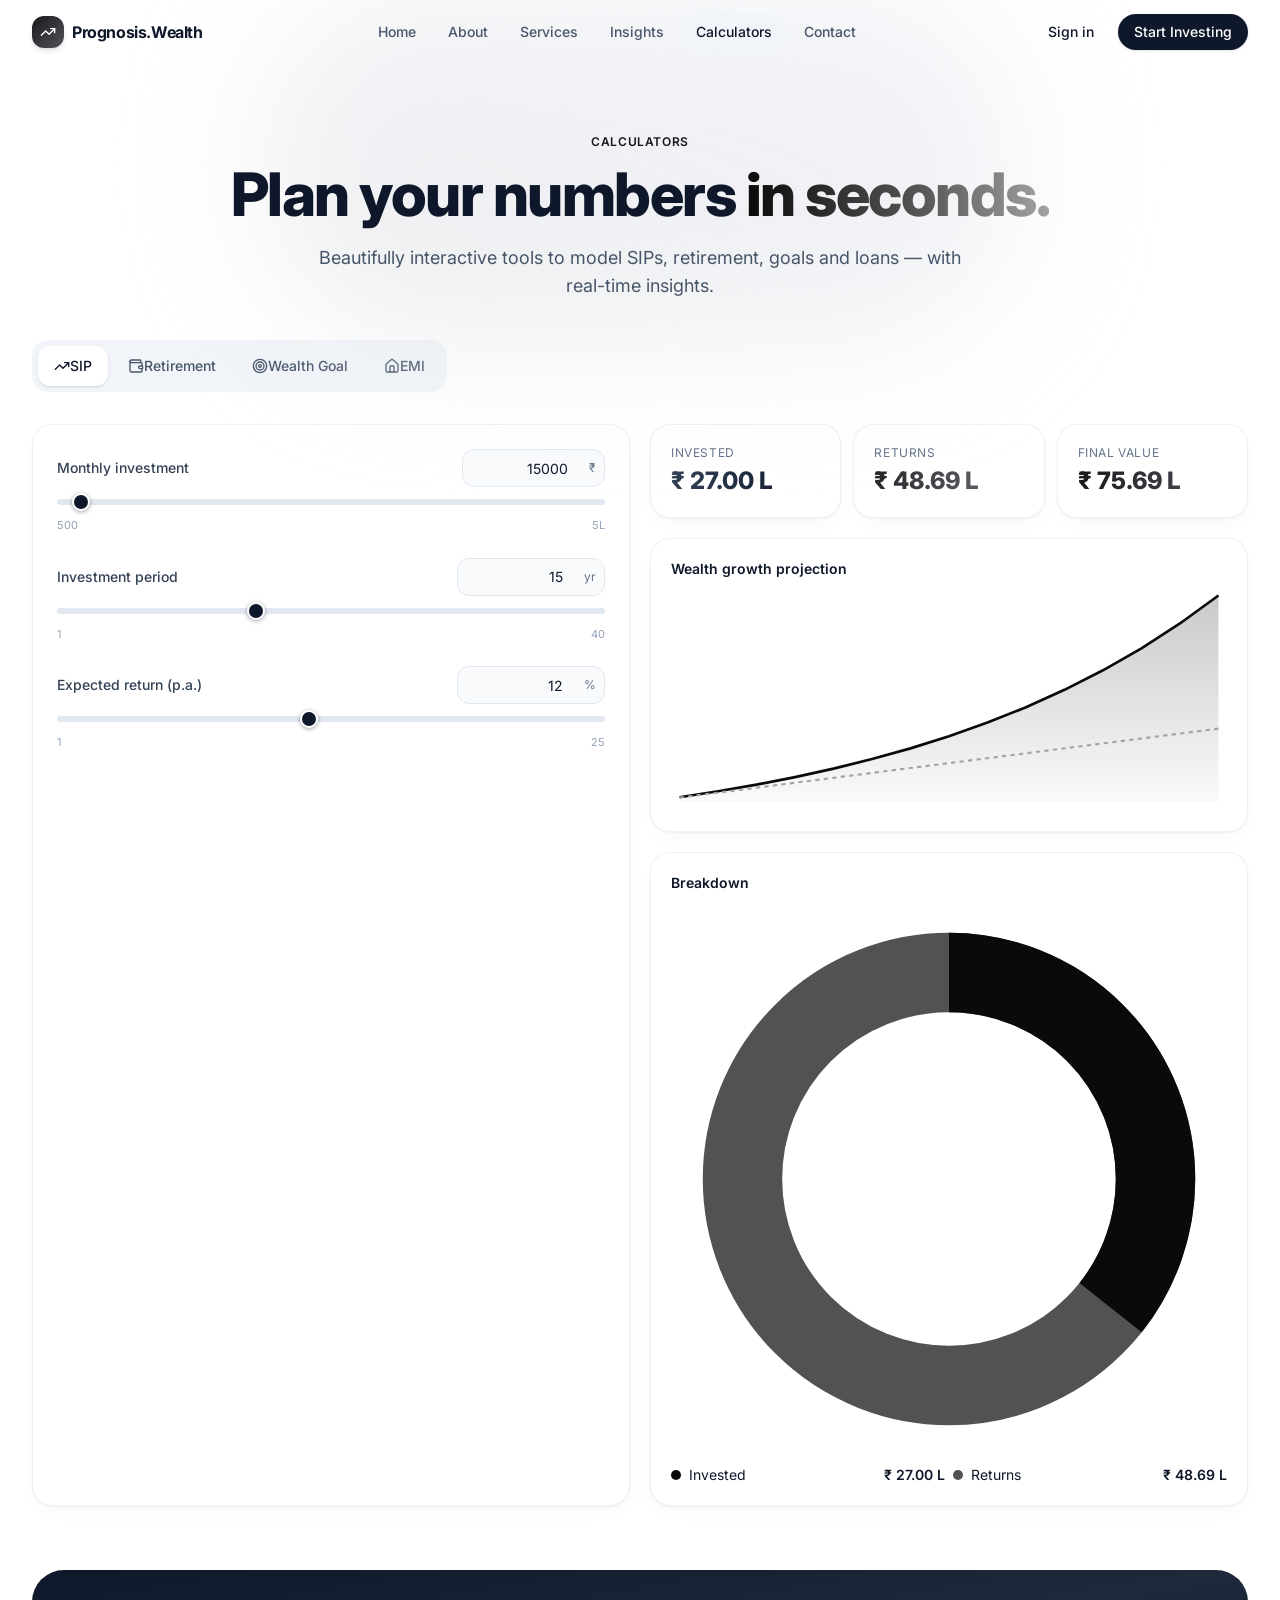
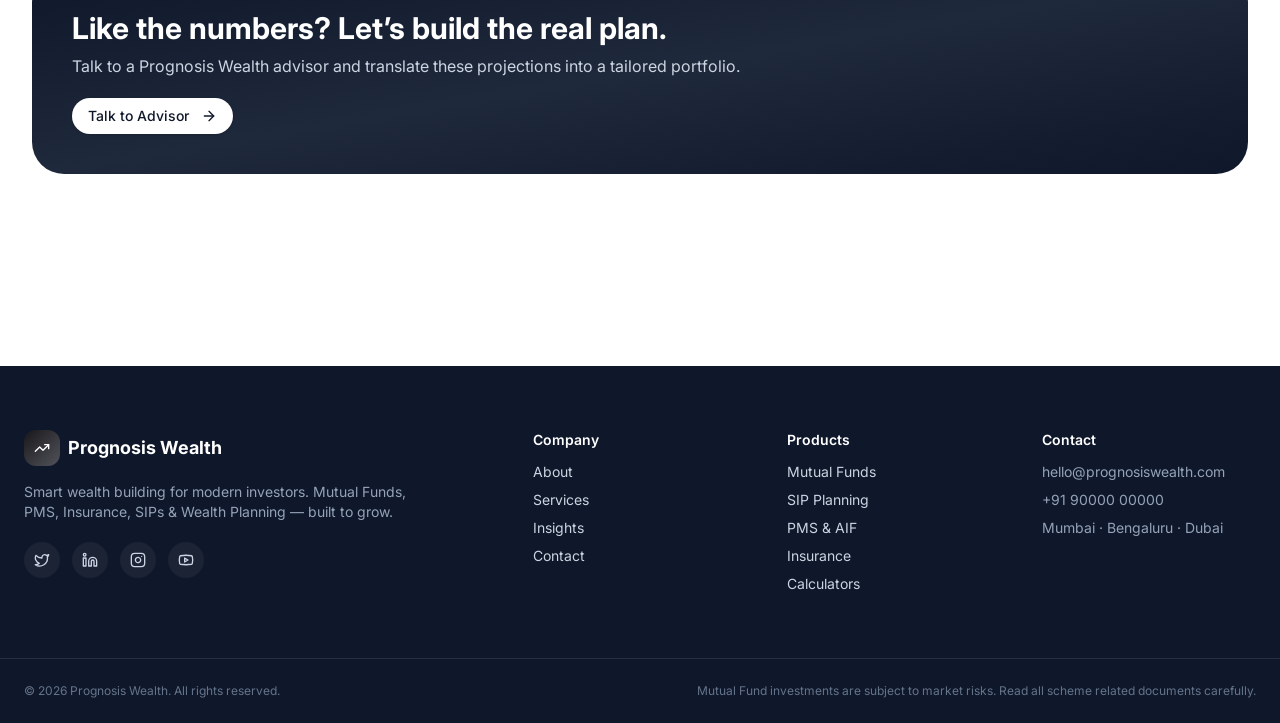
<file: site/calculators.html>
<!DOCTYPE html><html lang="en"><head><meta charSet="utf-8"/><meta name="viewport" content="width=device-width, initial-scale=1"/><link rel="stylesheet" href="assets/styles.css"/><title>Prognosis Wealth — Smart Wealth Building Starts Here</title><meta name="description" content="Mutual Funds, PMS, Insurance, SIPs, and Wealth Planning designed for modern investors. Build, track and grow your wealth with Prognosis Wealth."/></head><body class="bg-white text-slate-900 antialiased"><header class="fixed top-0 inset-x-0 z-50 transition-all duration-300 bg-transparent"><div class="max-w-7xl mx-auto px-5 sm:px-8 h-16 flex items-center justify-between"><a class="flex items-center gap-2" href="index.html"><div class="h-8 w-8 rounded-xl bg-gradient-to-br from-zinc-900 to-zinc-600 grid place-items-center text-white shadow-md"><svg xmlns="http://www.w3.org/2000/svg" width="24" height="24" viewBox="0 0 24 24" fill="none" stroke="currentColor" stroke-width="2" stroke-linecap="round" stroke-linejoin="round" class="lucide lucide-trending-up h-4 w-4" aria-hidden="true"><path d="M16 7h6v6"></path><path d="m22 7-8.5 8.5-5-5L2 17"></path></svg></div><span class="font-bold tracking-tight text-slate-900">Prognosis<span class="text-zinc-900">.</span>Wealth</span></a><nav class="hidden md:flex items-center gap-1"><a class="px-3.5 py-2 text-sm font-medium rounded-full transition-colors text-slate-600 hover:text-slate-900 hover:bg-slate-50" href="index.html">Home</a><a class="px-3.5 py-2 text-sm font-medium rounded-full transition-colors text-slate-600 hover:text-slate-900 hover:bg-slate-50" href="about.html">About</a><a class="px-3.5 py-2 text-sm font-medium rounded-full transition-colors text-slate-600 hover:text-slate-900 hover:bg-slate-50" href="services.html">Services</a><a class="px-3.5 py-2 text-sm font-medium rounded-full transition-colors text-slate-600 hover:text-slate-900 hover:bg-slate-50" href="insights.html">Insights</a><a class="px-3.5 py-2 text-sm font-medium rounded-full transition-colors text-slate-900 bg-slate-100" href="calculators.html">Calculators</a><a class="px-3.5 py-2 text-sm font-medium rounded-full transition-colors text-slate-600 hover:text-slate-900 hover:bg-slate-50" href="contact.html">Contact</a></nav><div class="hidden md:flex items-center gap-2"><a href="contact.html"><button class="inline-flex items-center justify-center gap-2 whitespace-nowrap text-sm font-medium transition-colors focus-visible:outline-none focus-visible:ring-1 focus-visible:ring-ring disabled:pointer-events-none disabled:opacity-50 [&amp;_svg]:pointer-events-none [&amp;_svg]:size-4 [&amp;_svg]:shrink-0 hover:bg-accent hover:text-accent-foreground h-9 px-4 py-2 rounded-full">Sign in</button></a><a href="contact.html"><button class="inline-flex items-center justify-center gap-2 whitespace-nowrap text-sm font-medium transition-colors focus-visible:outline-none focus-visible:ring-1 focus-visible:ring-ring disabled:pointer-events-none disabled:opacity-50 [&amp;_svg]:pointer-events-none [&amp;_svg]:size-4 [&amp;_svg]:shrink-0 shadow h-9 px-4 py-2 rounded-full bg-slate-900 hover:bg-slate-800 text-white">Start Investing</button></a></div><button class="md:hidden p-2" aria-label="toggle menu"><svg xmlns="http://www.w3.org/2000/svg" width="24" height="24" viewBox="0 0 24 24" fill="none" stroke="currentColor" stroke-width="2" stroke-linecap="round" stroke-linejoin="round" class="lucide lucide-menu h-5 w-5" aria-hidden="true"><path d="M4 12h16"></path><path d="M4 18h16"></path><path d="M4 6h16"></path></svg></button></div></header><main class="pt-16"><div><section class="relative"><div class="absolute -top-20 left-1/2 -translate-x-1/2 h-[360px] w-[760px] bg-gradient-to-tr from-zinc-200/60 to-slate-200/50 blur-3xl rounded-full pointer-events-none"></div><div class="relative max-w-5xl mx-auto px-5 sm:px-8 pt-16 pb-10 text-center"><div style="opacity:0;transform:translateY(16px)"><span class="text-xs font-semibold tracking-wider uppercase text-zinc-900">Calculators</span><h1 class="mt-3 text-4xl sm:text-5xl lg:text-6xl font-extrabold tracking-tight text-slate-900">Plan your numbers <span class="gradient-text">in seconds.</span></h1><p class="mt-5 text-lg text-slate-600 max-w-2xl mx-auto">Beautifully interactive tools to model SIPs, retirement, goals and loans — with real-time insights.</p></div></div></section><section class="max-w-7xl mx-auto px-5 sm:px-8 pb-24"><div id="pw-calc-root" class="w-full"></div>
<div class="mt-16 relative overflow-hidden rounded-[2rem] bg-gradient-to-br from-slate-900 via-slate-800 to-slate-900 text-white p-10"><div class="absolute -top-24 -right-16 h-72 w-72 bg-zinc-1000/30 blur-3xl rounded-full"></div><div class="relative max-w-2xl"><h3 class="text-2xl sm:text-3xl font-bold">Like the numbers? Let’s build the real plan.</h3><p class="mt-2 text-slate-300">Talk to a Prognosis Wealth advisor and translate these projections into a tailored portfolio.</p><div class="mt-5"><a href="contact.html"><button class="inline-flex items-center justify-center gap-2 whitespace-nowrap text-sm font-medium transition-colors focus-visible:outline-none focus-visible:ring-1 focus-visible:ring-ring disabled:pointer-events-none disabled:opacity-50 [&amp;_svg]:pointer-events-none [&amp;_svg]:size-4 [&amp;_svg]:shrink-0 shadow hover:bg-primary/90 h-9 px-4 py-2 rounded-full bg-white text-slate-900">Talk to Advisor <svg xmlns="http://www.w3.org/2000/svg" width="24" height="24" viewBox="0 0 24 24" fill="none" stroke="currentColor" stroke-width="2" stroke-linecap="round" stroke-linejoin="round" class="lucide lucide-arrow-right h-4 w-4 ml-1" aria-hidden="true"><path d="M5 12h14"></path><path d="m12 5 7 7-7 7"></path></svg></button></a></div></div></div></section></div></main><footer class="bg-[#0F172A] text-slate-300 mt-24"><div class="max-w-7xl mx-auto px-6 py-16 grid md:grid-cols-5 gap-10"><div class="md:col-span-2"><a class="flex items-center gap-2" href="index.html"><div class="h-9 w-9 rounded-xl bg-gradient-to-br from-zinc-900 to-zinc-600 grid place-items-center text-white"><svg xmlns="http://www.w3.org/2000/svg" width="24" height="24" viewBox="0 0 24 24" fill="none" stroke="currentColor" stroke-width="2" stroke-linecap="round" stroke-linejoin="round" class="lucide lucide-trending-up h-4 w-4" aria-hidden="true"><path d="M16 7h6v6"></path><path d="m22 7-8.5 8.5-5-5L2 17"></path></svg></div><span class="font-bold text-white text-lg">Prognosis Wealth</span></a><p class="mt-4 text-sm text-slate-400 max-w-sm">Smart wealth building for modern investors. Mutual Funds, PMS, Insurance, SIPs &amp; Wealth Planning — built to grow.</p><div class="mt-5 flex gap-3"><a class="h-9 w-9 grid place-items-center rounded-full bg-white/5 hover:bg-white/10" href="#"><svg xmlns="http://www.w3.org/2000/svg" width="24" height="24" viewBox="0 0 24 24" fill="none" stroke="currentColor" stroke-width="2" stroke-linecap="round" stroke-linejoin="round" class="lucide lucide-twitter h-4 w-4" aria-hidden="true"><path d="M22 4s-.7 2.1-2 3.4c1.6 10-9.4 17.3-18 11.6 2.2.1 4.4-.6 6-2C3 15.5.5 9.6 3 5c2.2 2.6 5.6 4.1 9 4-.9-4.2 4-6.6 7-3.8 1.1 0 3-1.2 3-1.2z"></path></svg></a><a class="h-9 w-9 grid place-items-center rounded-full bg-white/5 hover:bg-white/10" href="#"><svg xmlns="http://www.w3.org/2000/svg" width="24" height="24" viewBox="0 0 24 24" fill="none" stroke="currentColor" stroke-width="2" stroke-linecap="round" stroke-linejoin="round" class="lucide lucide-linkedin h-4 w-4" aria-hidden="true"><path d="M16 8a6 6 0 0 1 6 6v7h-4v-7a2 2 0 0 0-2-2 2 2 0 0 0-2 2v7h-4v-7a6 6 0 0 1 6-6z"></path><rect width="4" height="12" x="2" y="9"></rect><circle cx="4" cy="4" r="2"></circle></svg></a><a class="h-9 w-9 grid place-items-center rounded-full bg-white/5 hover:bg-white/10" href="#"><svg xmlns="http://www.w3.org/2000/svg" width="24" height="24" viewBox="0 0 24 24" fill="none" stroke="currentColor" stroke-width="2" stroke-linecap="round" stroke-linejoin="round" class="lucide lucide-instagram h-4 w-4" aria-hidden="true"><rect width="20" height="20" x="2" y="2" rx="5" ry="5"></rect><path d="M16 11.37A4 4 0 1 1 12.63 8 4 4 0 0 1 16 11.37z"></path><line x1="17.5" x2="17.51" y1="6.5" y2="6.5"></line></svg></a><a class="h-9 w-9 grid place-items-center rounded-full bg-white/5 hover:bg-white/10" href="#"><svg xmlns="http://www.w3.org/2000/svg" width="24" height="24" viewBox="0 0 24 24" fill="none" stroke="currentColor" stroke-width="2" stroke-linecap="round" stroke-linejoin="round" class="lucide lucide-youtube h-4 w-4" aria-hidden="true"><path d="M2.5 17a24.12 24.12 0 0 1 0-10 2 2 0 0 1 1.4-1.4 49.56 49.56 0 0 1 16.2 0A2 2 0 0 1 21.5 7a24.12 24.12 0 0 1 0 10 2 2 0 0 1-1.4 1.4 49.55 49.55 0 0 1-16.2 0A2 2 0 0 1 2.5 17"></path><path d="m10 15 5-3-5-3z"></path></svg></a></div></div><div><h4 class="text-white font-semibold mb-3 text-sm">Company</h4><ul class="space-y-2 text-sm"><li><a class="hover:text-white" href="about.html">About</a></li><li><a class="hover:text-white" href="services.html">Services</a></li><li><a class="hover:text-white" href="insights.html">Insights</a></li><li><a class="hover:text-white" href="contact.html">Contact</a></li></ul></div><div><h4 class="text-white font-semibold mb-3 text-sm">Products</h4><ul class="space-y-2 text-sm"><li><a class="hover:text-white" href="services.html">Mutual Funds</a></li><li><a class="hover:text-white" href="services.html">SIP Planning</a></li><li><a class="hover:text-white" href="services.html">PMS &amp; AIF</a></li><li><a class="hover:text-white" href="services.html">Insurance</a></li><li><a class="hover:text-white" href="calculators.html">Calculators</a></li></ul></div><div><h4 class="text-white font-semibold mb-3 text-sm">Contact</h4><ul class="space-y-2 text-sm text-slate-400"><li><a href="/cdn-cgi/l/email-protection" class="__cf_email__" data-cfemail="8fe7eae3e3e0cffffde0e8e1e0fce6fcf8eaeee3fbe7a1ece0e2">[email&#160;protected]</a></li><li>+91 90000 00000</li><li>Mumbai · Bengaluru · Dubai</li></ul></div></div><div class="border-t border-white/10"><div class="max-w-7xl mx-auto px-6 py-6 flex flex-col md:flex-row items-center justify-between gap-3 text-xs text-slate-500"><p>© <!-- -->2026<!-- --> Prognosis Wealth. All rights reserved.</p><p>Mutual Fund investments are subject to market risks. Read all scheme related documents carefully.</p></div></div></footer><section aria-label="Notifications alt+T" tabindex="-1" aria-live="polite" aria-relevant="additions text" aria-atomic="false"></section><script src="assets/app.js" defer></script></body></html>
</file>
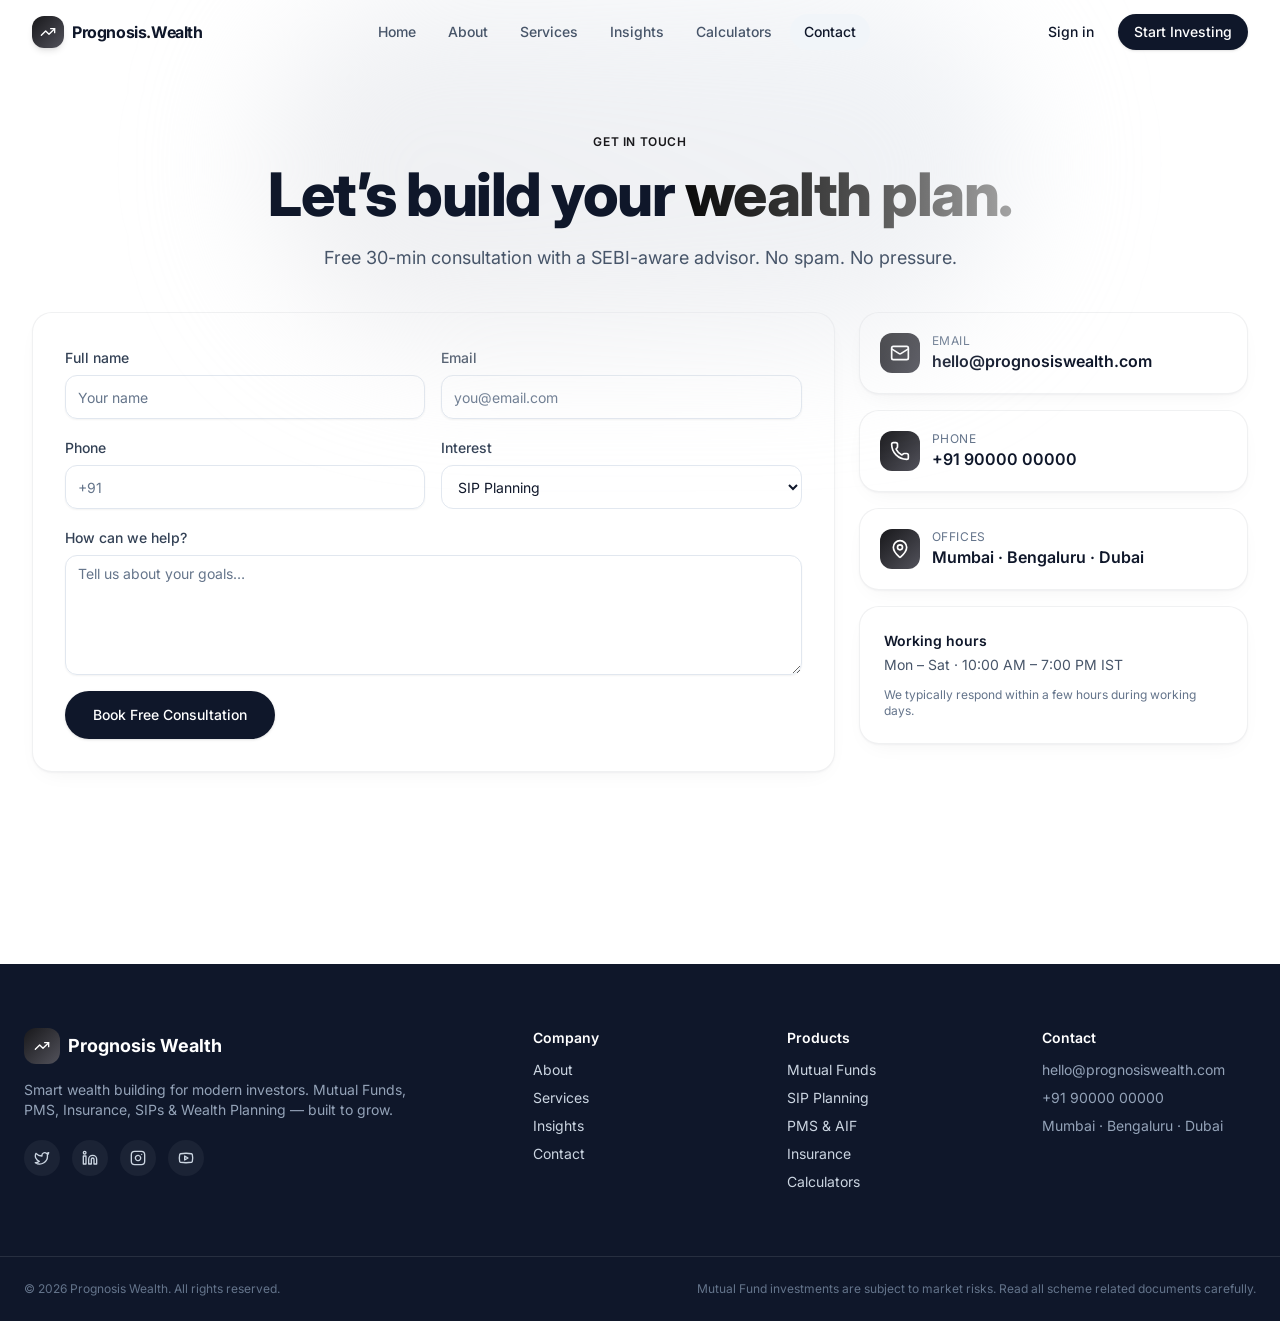
<file: site/contact.html>
<!DOCTYPE html><html lang="en"><head><meta charSet="utf-8"/><meta name="viewport" content="width=device-width, initial-scale=1"/><link rel="stylesheet" href="assets/styles.css"/><title>Prognosis Wealth — Smart Wealth Building Starts Here</title><meta name="description" content="Mutual Funds, PMS, Insurance, SIPs, and Wealth Planning designed for modern investors. Build, track and grow your wealth with Prognosis Wealth."/></head><body class="bg-white text-slate-900 antialiased"><header class="fixed top-0 inset-x-0 z-50 transition-all duration-300 bg-transparent"><div class="max-w-7xl mx-auto px-5 sm:px-8 h-16 flex items-center justify-between"><a class="flex items-center gap-2" href="index.html"><div class="h-8 w-8 rounded-xl bg-gradient-to-br from-zinc-900 to-zinc-600 grid place-items-center text-white shadow-md"><svg xmlns="http://www.w3.org/2000/svg" width="24" height="24" viewBox="0 0 24 24" fill="none" stroke="currentColor" stroke-width="2" stroke-linecap="round" stroke-linejoin="round" class="lucide lucide-trending-up h-4 w-4" aria-hidden="true"><path d="M16 7h6v6"></path><path d="m22 7-8.5 8.5-5-5L2 17"></path></svg></div><span class="font-bold tracking-tight text-slate-900">Prognosis<span class="text-zinc-900">.</span>Wealth</span></a><nav class="hidden md:flex items-center gap-1"><a class="px-3.5 py-2 text-sm font-medium rounded-full transition-colors text-slate-600 hover:text-slate-900 hover:bg-slate-50" href="index.html">Home</a><a class="px-3.5 py-2 text-sm font-medium rounded-full transition-colors text-slate-600 hover:text-slate-900 hover:bg-slate-50" href="about.html">About</a><a class="px-3.5 py-2 text-sm font-medium rounded-full transition-colors text-slate-600 hover:text-slate-900 hover:bg-slate-50" href="services.html">Services</a><a class="px-3.5 py-2 text-sm font-medium rounded-full transition-colors text-slate-600 hover:text-slate-900 hover:bg-slate-50" href="insights.html">Insights</a><a class="px-3.5 py-2 text-sm font-medium rounded-full transition-colors text-slate-600 hover:text-slate-900 hover:bg-slate-50" href="calculators.html">Calculators</a><a class="px-3.5 py-2 text-sm font-medium rounded-full transition-colors text-slate-900 bg-slate-100" href="contact.html">Contact</a></nav><div class="hidden md:flex items-center gap-2"><a href="contact.html"><button class="inline-flex items-center justify-center gap-2 whitespace-nowrap text-sm font-medium transition-colors focus-visible:outline-none focus-visible:ring-1 focus-visible:ring-ring disabled:pointer-events-none disabled:opacity-50 [&amp;_svg]:pointer-events-none [&amp;_svg]:size-4 [&amp;_svg]:shrink-0 hover:bg-accent hover:text-accent-foreground h-9 px-4 py-2 rounded-full">Sign in</button></a><a href="contact.html"><button class="inline-flex items-center justify-center gap-2 whitespace-nowrap text-sm font-medium transition-colors focus-visible:outline-none focus-visible:ring-1 focus-visible:ring-ring disabled:pointer-events-none disabled:opacity-50 [&amp;_svg]:pointer-events-none [&amp;_svg]:size-4 [&amp;_svg]:shrink-0 shadow h-9 px-4 py-2 rounded-full bg-slate-900 hover:bg-slate-800 text-white">Start Investing</button></a></div><button class="md:hidden p-2" aria-label="toggle menu"><svg xmlns="http://www.w3.org/2000/svg" width="24" height="24" viewBox="0 0 24 24" fill="none" stroke="currentColor" stroke-width="2" stroke-linecap="round" stroke-linejoin="round" class="lucide lucide-menu h-5 w-5" aria-hidden="true"><path d="M4 12h16"></path><path d="M4 18h16"></path><path d="M4 6h16"></path></svg></button></div></header><main class="pt-16"><div><section class="relative"><div class="absolute -top-20 left-1/2 -translate-x-1/2 h-[360px] w-[760px] bg-gradient-to-tr from-zinc-200/60 to-slate-200/50 blur-3xl rounded-full pointer-events-none"></div><div class="relative max-w-5xl mx-auto px-5 sm:px-8 pt-16 pb-10 text-center"><div style="opacity:0;transform:translateY(16px)"><span class="text-xs font-semibold tracking-wider uppercase text-zinc-900">Get in Touch</span><h1 class="mt-3 text-4xl sm:text-5xl lg:text-6xl font-extrabold tracking-tight text-slate-900">Let’s build your <span class="gradient-text">wealth plan.</span></h1><p class="mt-5 text-lg text-slate-600 max-w-2xl mx-auto">Free 30-min consultation with a SEBI-aware advisor. No spam. No pressure.</p></div></div></section><section class="max-w-7xl mx-auto px-5 sm:px-8 pb-24 grid lg:grid-cols-3 gap-6"><div class="lg:col-span-2 card-soft p-6 sm:p-8"><form class="space-y-4"><div class="grid sm:grid-cols-2 gap-4"><div><label class="text-sm font-medium text-slate-700">Full name</label><input class="flex w-full border border-input bg-transparent px-3 py-1 text-base shadow-sm transition-colors file:border-0 file:bg-transparent file:text-sm file:font-medium file:text-foreground placeholder:text-muted-foreground focus-visible:outline-none focus-visible:ring-1 focus-visible:ring-ring disabled:cursor-not-allowed disabled:opacity-50 md:text-sm mt-1.5 h-11 rounded-xl" required="" placeholder="Your name" value=""/></div><div><label class="text-sm font-medium text-slate-700">Email</label><input type="email" class="flex w-full border border-input bg-transparent px-3 py-1 text-base shadow-sm transition-colors file:border-0 file:bg-transparent file:text-sm file:font-medium file:text-foreground placeholder:text-muted-foreground focus-visible:outline-none focus-visible:ring-1 focus-visible:ring-ring disabled:cursor-not-allowed disabled:opacity-50 md:text-sm mt-1.5 h-11 rounded-xl" required="" placeholder="you@email.com" value=""/></div></div><div class="grid sm:grid-cols-2 gap-4"><div><label class="text-sm font-medium text-slate-700">Phone</label><input class="flex w-full border border-input bg-transparent px-3 py-1 text-base shadow-sm transition-colors file:border-0 file:bg-transparent file:text-sm file:font-medium file:text-foreground placeholder:text-muted-foreground focus-visible:outline-none focus-visible:ring-1 focus-visible:ring-ring disabled:cursor-not-allowed disabled:opacity-50 md:text-sm mt-1.5 h-11 rounded-xl" required="" placeholder="+91" value=""/></div><div><label class="text-sm font-medium text-slate-700">Interest</label><select class="mt-1.5 h-11 w-full rounded-xl border border-slate-200 bg-white px-3 text-sm"><option selected="">SIP Planning</option><option>Mutual Funds</option><option>PMS &amp; AIF</option><option>Insurance</option><option>Retirement Planning</option><option>Tax Saving</option><option>Goal Planning</option><option>NRI Services</option></select></div></div><div><label class="text-sm font-medium text-slate-700">How can we help?</label><textarea class="flex w-full border border-input bg-transparent px-3 py-2 text-base shadow-sm placeholder:text-muted-foreground focus-visible:outline-none focus-visible:ring-1 focus-visible:ring-ring disabled:cursor-not-allowed disabled:opacity-50 md:text-sm mt-1.5 rounded-xl min-h-[120px]" placeholder="Tell us about your goals…"></textarea></div><button class="inline-flex items-center justify-center gap-2 whitespace-nowrap text-sm font-medium transition-colors focus-visible:outline-none focus-visible:ring-1 focus-visible:ring-ring disabled:pointer-events-none disabled:opacity-50 [&amp;_svg]:pointer-events-none [&amp;_svg]:size-4 [&amp;_svg]:shrink-0 shadow hover:bg-primary/90 py-2 w-full sm:w-auto rounded-full bg-slate-900 text-white h-12 px-7" type="submit">Book Free Consultation</button></form></div><div class="space-y-4"><div class="card-soft p-5 flex items-start gap-3"><div class="h-10 w-10 rounded-xl bg-gradient-to-br from-zinc-900 to-zinc-600 grid place-items-center text-white"><svg xmlns="http://www.w3.org/2000/svg" width="24" height="24" viewBox="0 0 24 24" fill="none" stroke="currentColor" stroke-width="2" stroke-linecap="round" stroke-linejoin="round" class="lucide lucide-mail h-5 w-5" aria-hidden="true"><path d="m22 7-8.991 5.727a2 2 0 0 1-2.009 0L2 7"></path><rect x="2" y="4" width="20" height="16" rx="2"></rect></svg></div><div><div class="text-xs text-slate-500 uppercase tracking-wider">Email</div><div class="font-semibold text-slate-900"><a href="/cdn-cgi/l/email-protection" class="__cf_email__" data-cfemail="2c44494040436c5c5e434b42435f455f5b494d405844024f4341">[email&#160;protected]</a></div></div></div><div class="card-soft p-5 flex items-start gap-3"><div class="h-10 w-10 rounded-xl bg-gradient-to-br from-zinc-900 to-zinc-600 grid place-items-center text-white"><svg xmlns="http://www.w3.org/2000/svg" width="24" height="24" viewBox="0 0 24 24" fill="none" stroke="currentColor" stroke-width="2" stroke-linecap="round" stroke-linejoin="round" class="lucide lucide-phone h-5 w-5" aria-hidden="true"><path d="M13.832 16.568a1 1 0 0 0 1.213-.303l.355-.465A2 2 0 0 1 17 15h3a2 2 0 0 1 2 2v3a2 2 0 0 1-2 2A18 18 0 0 1 2 4a2 2 0 0 1 2-2h3a2 2 0 0 1 2 2v3a2 2 0 0 1-.8 1.6l-.468.351a1 1 0 0 0-.292 1.233 14 14 0 0 0 6.392 6.384"></path></svg></div><div><div class="text-xs text-slate-500 uppercase tracking-wider">Phone</div><div class="font-semibold text-slate-900">+91 90000 00000</div></div></div><div class="card-soft p-5 flex items-start gap-3"><div class="h-10 w-10 rounded-xl bg-gradient-to-br from-zinc-900 to-zinc-600 grid place-items-center text-white"><svg xmlns="http://www.w3.org/2000/svg" width="24" height="24" viewBox="0 0 24 24" fill="none" stroke="currentColor" stroke-width="2" stroke-linecap="round" stroke-linejoin="round" class="lucide lucide-map-pin h-5 w-5" aria-hidden="true"><path d="M20 10c0 4.993-5.539 10.193-7.399 11.799a1 1 0 0 1-1.202 0C9.539 20.193 4 14.993 4 10a8 8 0 0 1 16 0"></path><circle cx="12" cy="10" r="3"></circle></svg></div><div><div class="text-xs text-slate-500 uppercase tracking-wider">Offices</div><div class="font-semibold text-slate-900">Mumbai · Bengaluru · Dubai</div></div></div><div class="card-soft p-6 bg-gradient-to-br from-zinc-100 to-slate-100"><div class="text-sm font-semibold text-slate-900">Working hours</div><div class="mt-1 text-sm text-slate-600">Mon – Sat · 10:00 AM – 7:00 PM IST</div><div class="mt-3 text-xs text-slate-500">We typically respond within a few hours during working days.</div></div></div></section></div></main><footer class="bg-[#0F172A] text-slate-300 mt-24"><div class="max-w-7xl mx-auto px-6 py-16 grid md:grid-cols-5 gap-10"><div class="md:col-span-2"><a class="flex items-center gap-2" href="index.html"><div class="h-9 w-9 rounded-xl bg-gradient-to-br from-zinc-900 to-zinc-600 grid place-items-center text-white"><svg xmlns="http://www.w3.org/2000/svg" width="24" height="24" viewBox="0 0 24 24" fill="none" stroke="currentColor" stroke-width="2" stroke-linecap="round" stroke-linejoin="round" class="lucide lucide-trending-up h-4 w-4" aria-hidden="true"><path d="M16 7h6v6"></path><path d="m22 7-8.5 8.5-5-5L2 17"></path></svg></div><span class="font-bold text-white text-lg">Prognosis Wealth</span></a><p class="mt-4 text-sm text-slate-400 max-w-sm">Smart wealth building for modern investors. Mutual Funds, PMS, Insurance, SIPs &amp; Wealth Planning — built to grow.</p><div class="mt-5 flex gap-3"><a class="h-9 w-9 grid place-items-center rounded-full bg-white/5 hover:bg-white/10" href="#"><svg xmlns="http://www.w3.org/2000/svg" width="24" height="24" viewBox="0 0 24 24" fill="none" stroke="currentColor" stroke-width="2" stroke-linecap="round" stroke-linejoin="round" class="lucide lucide-twitter h-4 w-4" aria-hidden="true"><path d="M22 4s-.7 2.1-2 3.4c1.6 10-9.4 17.3-18 11.6 2.2.1 4.4-.6 6-2C3 15.5.5 9.6 3 5c2.2 2.6 5.6 4.1 9 4-.9-4.2 4-6.6 7-3.8 1.1 0 3-1.2 3-1.2z"></path></svg></a><a class="h-9 w-9 grid place-items-center rounded-full bg-white/5 hover:bg-white/10" href="#"><svg xmlns="http://www.w3.org/2000/svg" width="24" height="24" viewBox="0 0 24 24" fill="none" stroke="currentColor" stroke-width="2" stroke-linecap="round" stroke-linejoin="round" class="lucide lucide-linkedin h-4 w-4" aria-hidden="true"><path d="M16 8a6 6 0 0 1 6 6v7h-4v-7a2 2 0 0 0-2-2 2 2 0 0 0-2 2v7h-4v-7a6 6 0 0 1 6-6z"></path><rect width="4" height="12" x="2" y="9"></rect><circle cx="4" cy="4" r="2"></circle></svg></a><a class="h-9 w-9 grid place-items-center rounded-full bg-white/5 hover:bg-white/10" href="#"><svg xmlns="http://www.w3.org/2000/svg" width="24" height="24" viewBox="0 0 24 24" fill="none" stroke="currentColor" stroke-width="2" stroke-linecap="round" stroke-linejoin="round" class="lucide lucide-instagram h-4 w-4" aria-hidden="true"><rect width="20" height="20" x="2" y="2" rx="5" ry="5"></rect><path d="M16 11.37A4 4 0 1 1 12.63 8 4 4 0 0 1 16 11.37z"></path><line x1="17.5" x2="17.51" y1="6.5" y2="6.5"></line></svg></a><a class="h-9 w-9 grid place-items-center rounded-full bg-white/5 hover:bg-white/10" href="#"><svg xmlns="http://www.w3.org/2000/svg" width="24" height="24" viewBox="0 0 24 24" fill="none" stroke="currentColor" stroke-width="2" stroke-linecap="round" stroke-linejoin="round" class="lucide lucide-youtube h-4 w-4" aria-hidden="true"><path d="M2.5 17a24.12 24.12 0 0 1 0-10 2 2 0 0 1 1.4-1.4 49.56 49.56 0 0 1 16.2 0A2 2 0 0 1 21.5 7a24.12 24.12 0 0 1 0 10 2 2 0 0 1-1.4 1.4 49.55 49.55 0 0 1-16.2 0A2 2 0 0 1 2.5 17"></path><path d="m10 15 5-3-5-3z"></path></svg></a></div></div><div><h4 class="text-white font-semibold mb-3 text-sm">Company</h4><ul class="space-y-2 text-sm"><li><a class="hover:text-white" href="about.html">About</a></li><li><a class="hover:text-white" href="services.html">Services</a></li><li><a class="hover:text-white" href="insights.html">Insights</a></li><li><a class="hover:text-white" href="contact.html">Contact</a></li></ul></div><div><h4 class="text-white font-semibold mb-3 text-sm">Products</h4><ul class="space-y-2 text-sm"><li><a class="hover:text-white" href="services.html">Mutual Funds</a></li><li><a class="hover:text-white" href="services.html">SIP Planning</a></li><li><a class="hover:text-white" href="services.html">PMS &amp; AIF</a></li><li><a class="hover:text-white" href="services.html">Insurance</a></li><li><a class="hover:text-white" href="calculators.html">Calculators</a></li></ul></div><div><h4 class="text-white font-semibold mb-3 text-sm">Contact</h4><ul class="space-y-2 text-sm text-slate-400"><li><a href="/cdn-cgi/l/email-protection" class="__cf_email__" data-cfemail="7f171a1313103f0f0d101811100c160c081a1e130b17511c1012">[email&#160;protected]</a></li><li>+91 90000 00000</li><li>Mumbai · Bengaluru · Dubai</li></ul></div></div><div class="border-t border-white/10"><div class="max-w-7xl mx-auto px-6 py-6 flex flex-col md:flex-row items-center justify-between gap-3 text-xs text-slate-500"><p>© <!-- -->2026<!-- --> Prognosis Wealth. All rights reserved.</p><p>Mutual Fund investments are subject to market risks. Read all scheme related documents carefully.</p></div></div></footer><section aria-label="Notifications alt+T" tabindex="-1" aria-live="polite" aria-relevant="additions text" aria-atomic="false"></section><script src="assets/app.js" defer></script></body></html>
</file>
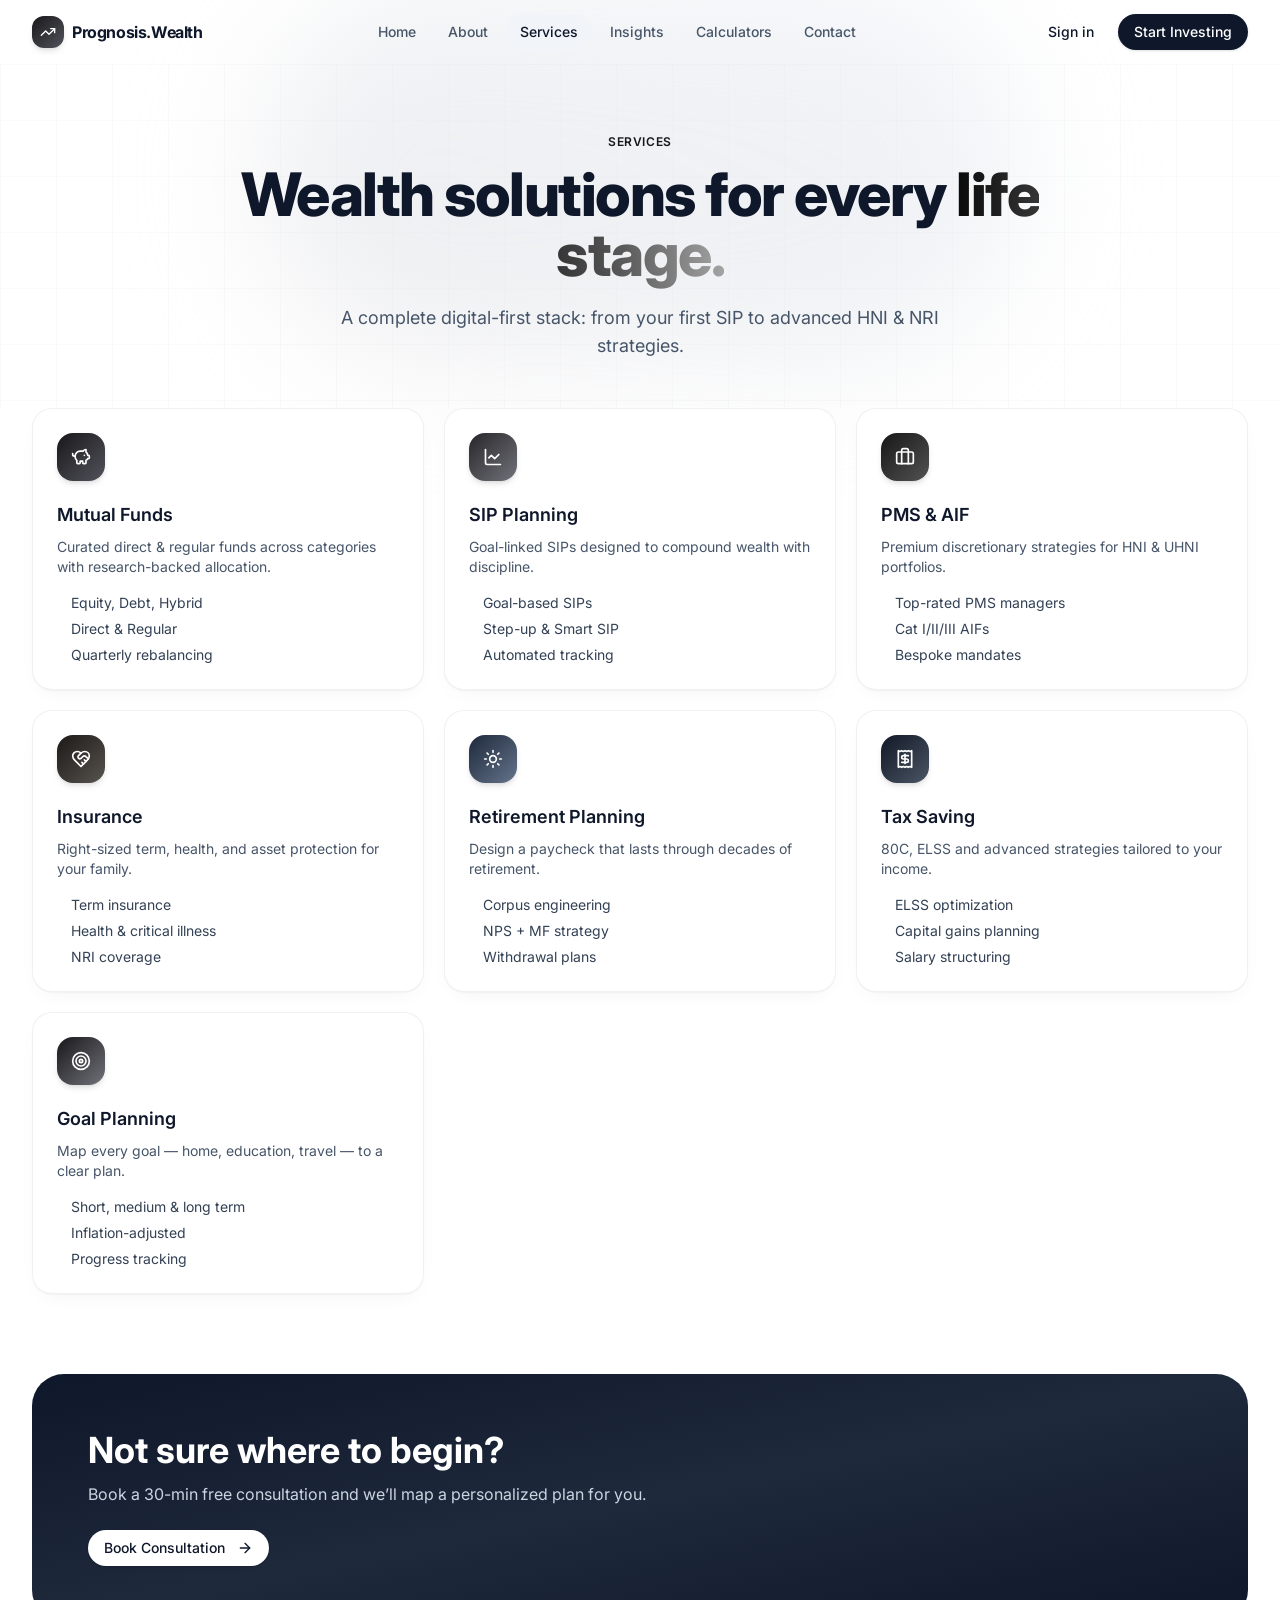
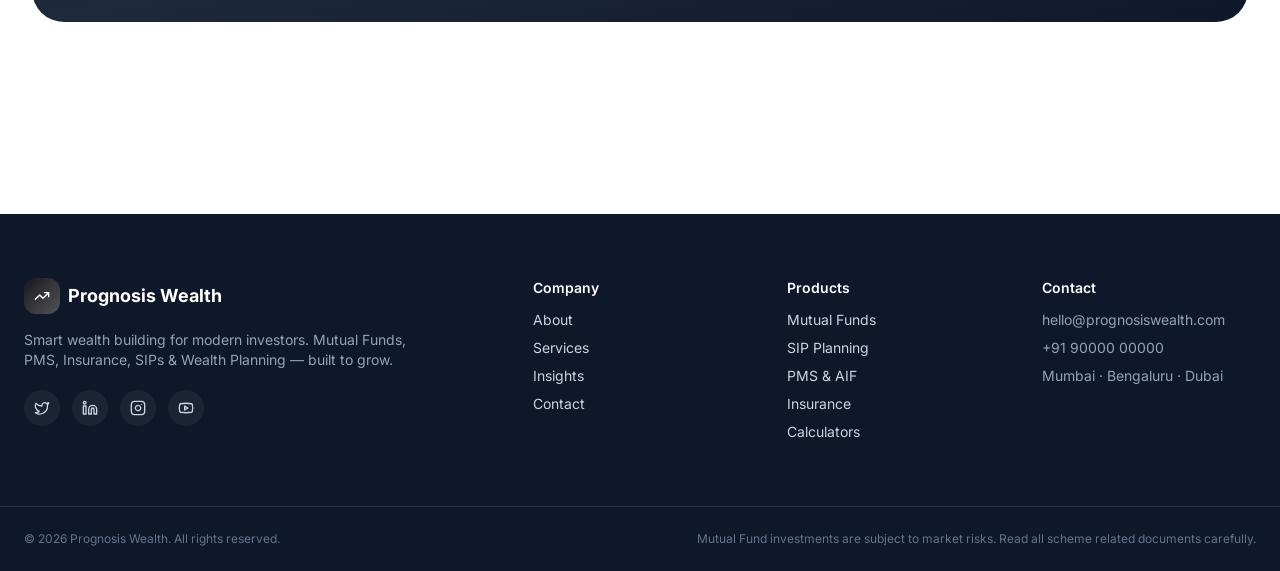
<file: site/services.html>
<!DOCTYPE html><html lang="en"><head><meta charSet="utf-8"/><meta name="viewport" content="width=device-width, initial-scale=1"/><link rel="stylesheet" href="assets/styles.css"/><title>Prognosis Wealth — Smart Wealth Building Starts Here</title><meta name="description" content="Mutual Funds, PMS, Insurance, SIPs, and Wealth Planning designed for modern investors. Build, track and grow your wealth with Prognosis Wealth."/></head><body class="bg-white text-slate-900 antialiased"><header class="fixed top-0 inset-x-0 z-50 transition-all duration-300 bg-transparent"><div class="max-w-7xl mx-auto px-5 sm:px-8 h-16 flex items-center justify-between"><a class="flex items-center gap-2" href="index.html"><div class="h-8 w-8 rounded-xl bg-gradient-to-br from-zinc-900 to-zinc-600 grid place-items-center text-white shadow-md"><svg xmlns="http://www.w3.org/2000/svg" width="24" height="24" viewBox="0 0 24 24" fill="none" stroke="currentColor" stroke-width="2" stroke-linecap="round" stroke-linejoin="round" class="lucide lucide-trending-up h-4 w-4" aria-hidden="true"><path d="M16 7h6v6"></path><path d="m22 7-8.5 8.5-5-5L2 17"></path></svg></div><span class="font-bold tracking-tight text-slate-900">Prognosis<span class="text-zinc-900">.</span>Wealth</span></a><nav class="hidden md:flex items-center gap-1"><a class="px-3.5 py-2 text-sm font-medium rounded-full transition-colors text-slate-600 hover:text-slate-900 hover:bg-slate-50" href="index.html">Home</a><a class="px-3.5 py-2 text-sm font-medium rounded-full transition-colors text-slate-600 hover:text-slate-900 hover:bg-slate-50" href="about.html">About</a><a class="px-3.5 py-2 text-sm font-medium rounded-full transition-colors text-slate-900 bg-slate-100" href="services.html">Services</a><a class="px-3.5 py-2 text-sm font-medium rounded-full transition-colors text-slate-600 hover:text-slate-900 hover:bg-slate-50" href="insights.html">Insights</a><a class="px-3.5 py-2 text-sm font-medium rounded-full transition-colors text-slate-600 hover:text-slate-900 hover:bg-slate-50" href="calculators.html">Calculators</a><a class="px-3.5 py-2 text-sm font-medium rounded-full transition-colors text-slate-600 hover:text-slate-900 hover:bg-slate-50" href="contact.html">Contact</a></nav><div class="hidden md:flex items-center gap-2"><a href="contact.html"><button class="inline-flex items-center justify-center gap-2 whitespace-nowrap text-sm font-medium transition-colors focus-visible:outline-none focus-visible:ring-1 focus-visible:ring-ring disabled:pointer-events-none disabled:opacity-50 [&amp;_svg]:pointer-events-none [&amp;_svg]:size-4 [&amp;_svg]:shrink-0 hover:bg-accent hover:text-accent-foreground h-9 px-4 py-2 rounded-full">Sign in</button></a><a href="contact.html"><button class="inline-flex items-center justify-center gap-2 whitespace-nowrap text-sm font-medium transition-colors focus-visible:outline-none focus-visible:ring-1 focus-visible:ring-ring disabled:pointer-events-none disabled:opacity-50 [&amp;_svg]:pointer-events-none [&amp;_svg]:size-4 [&amp;_svg]:shrink-0 shadow h-9 px-4 py-2 rounded-full bg-slate-900 hover:bg-slate-800 text-white">Start Investing</button></a></div><button class="md:hidden p-2" aria-label="toggle menu"><svg xmlns="http://www.w3.org/2000/svg" width="24" height="24" viewBox="0 0 24 24" fill="none" stroke="currentColor" stroke-width="2" stroke-linecap="round" stroke-linejoin="round" class="lucide lucide-menu h-5 w-5" aria-hidden="true"><path d="M4 12h16"></path><path d="M4 18h16"></path><path d="M4 6h16"></path></svg></button></div></header><main class="pt-16"><div><section class="relative"><div class="absolute inset-0 bg-grid opacity-50 pointer-events-none"></div><div class="absolute -top-20 left-1/2 -translate-x-1/2 h-[380px] w-[760px] bg-gradient-to-tr from-zinc-200/60 to-slate-200/50 blur-3xl rounded-full pointer-events-none"></div><div class="relative max-w-5xl mx-auto px-5 sm:px-8 pt-16 pb-12 text-center"><div style="opacity:0;transform:translateY(16px)"><span class="text-xs font-semibold tracking-wider uppercase text-zinc-900">Services</span><h1 class="mt-3 text-4xl sm:text-5xl lg:text-6xl font-extrabold tracking-tight text-slate-900">Wealth solutions for every <span class="gradient-text">life stage.</span></h1><p class="mt-5 text-lg text-slate-600 max-w-2xl mx-auto">A complete digital-first stack: from your first SIP to advanced HNI &amp; NRI strategies.</p></div></div></section><section class="max-w-7xl mx-auto px-5 sm:px-8 pb-20 grid sm:grid-cols-2 lg:grid-cols-3 gap-5"><div class="card-soft p-6 group" style="opacity:0;transform:translateY(18px)"><div class="h-12 w-12 rounded-2xl bg-gradient-to-br from-zinc-900 to-zinc-600 text-white grid place-items-center shadow-md group-hover:scale-110 transition"><svg xmlns="http://www.w3.org/2000/svg" width="24" height="24" viewBox="0 0 24 24" fill="none" stroke="currentColor" stroke-width="2" stroke-linecap="round" stroke-linejoin="round" class="lucide lucide-piggy-bank h-5 w-5" aria-hidden="true"><path d="M11 17h3v2a1 1 0 0 0 1 1h2a1 1 0 0 0 1-1v-3a3.16 3.16 0 0 0 2-2h1a1 1 0 0 0 1-1v-2a1 1 0 0 0-1-1h-1a5 5 0 0 0-2-4V3a4 4 0 0 0-3.2 1.6l-.3.4H11a6 6 0 0 0-6 6v1a5 5 0 0 0 2 4v3a1 1 0 0 0 1 1h2a1 1 0 0 0 1-1z"></path><path d="M16 10h.01"></path><path d="M2 8v1a2 2 0 0 0 2 2h1"></path></svg></div><h3 class="mt-5 text-lg font-semibold text-slate-900">Mutual Funds</h3><p class="mt-2 text-sm text-slate-600">Curated direct &amp; regular funds across categories with research-backed allocation.</p><ul class="mt-4 space-y-1.5 text-sm text-slate-700"><li class="flex items-center gap-2"><span class="h-1.5 w-1.5 rounded-full bg-zinc-1000"></span> <!-- -->Equity, Debt, Hybrid</li><li class="flex items-center gap-2"><span class="h-1.5 w-1.5 rounded-full bg-zinc-1000"></span> <!-- -->Direct &amp; Regular</li><li class="flex items-center gap-2"><span class="h-1.5 w-1.5 rounded-full bg-zinc-1000"></span> <!-- -->Quarterly rebalancing</li></ul></div><div class="card-soft p-6 group" style="opacity:0;transform:translateY(18px)"><div class="h-12 w-12 rounded-2xl bg-gradient-to-br from-zinc-800 to-zinc-500 text-white grid place-items-center shadow-md group-hover:scale-110 transition"><svg xmlns="http://www.w3.org/2000/svg" width="24" height="24" viewBox="0 0 24 24" fill="none" stroke="currentColor" stroke-width="2" stroke-linecap="round" stroke-linejoin="round" class="lucide lucide-chart-line h-5 w-5" aria-hidden="true"><path d="M3 3v16a2 2 0 0 0 2 2h16"></path><path d="m19 9-5 5-4-4-3 3"></path></svg></div><h3 class="mt-5 text-lg font-semibold text-slate-900">SIP Planning</h3><p class="mt-2 text-sm text-slate-600">Goal-linked SIPs designed to compound wealth with discipline.</p><ul class="mt-4 space-y-1.5 text-sm text-slate-700"><li class="flex items-center gap-2"><span class="h-1.5 w-1.5 rounded-full bg-zinc-1000"></span> <!-- -->Goal-based SIPs</li><li class="flex items-center gap-2"><span class="h-1.5 w-1.5 rounded-full bg-zinc-1000"></span> <!-- -->Step-up &amp; Smart SIP</li><li class="flex items-center gap-2"><span class="h-1.5 w-1.5 rounded-full bg-zinc-1000"></span> <!-- -->Automated tracking</li></ul></div><div class="card-soft p-6 group" style="opacity:0;transform:translateY(18px)"><div class="h-12 w-12 rounded-2xl bg-gradient-to-br from-neutral-900 to-neutral-600 text-white grid place-items-center shadow-md group-hover:scale-110 transition"><svg xmlns="http://www.w3.org/2000/svg" width="24" height="24" viewBox="0 0 24 24" fill="none" stroke="currentColor" stroke-width="2" stroke-linecap="round" stroke-linejoin="round" class="lucide lucide-briefcase h-5 w-5" aria-hidden="true"><path d="M16 20V4a2 2 0 0 0-2-2h-4a2 2 0 0 0-2 2v16"></path><rect width="20" height="14" x="2" y="6" rx="2"></rect></svg></div><h3 class="mt-5 text-lg font-semibold text-slate-900">PMS &amp; AIF</h3><p class="mt-2 text-sm text-slate-600">Premium discretionary strategies for HNI &amp; UHNI portfolios.</p><ul class="mt-4 space-y-1.5 text-sm text-slate-700"><li class="flex items-center gap-2"><span class="h-1.5 w-1.5 rounded-full bg-zinc-1000"></span> <!-- -->Top-rated PMS managers</li><li class="flex items-center gap-2"><span class="h-1.5 w-1.5 rounded-full bg-zinc-1000"></span> <!-- -->Cat I/II/III AIFs</li><li class="flex items-center gap-2"><span class="h-1.5 w-1.5 rounded-full bg-zinc-1000"></span> <!-- -->Bespoke mandates</li></ul></div><div class="card-soft p-6 group" style="opacity:0;transform:translateY(18px)"><div class="h-12 w-12 rounded-2xl bg-gradient-to-br from-stone-900 to-stone-600 text-white grid place-items-center shadow-md group-hover:scale-110 transition"><svg xmlns="http://www.w3.org/2000/svg" width="24" height="24" viewBox="0 0 24 24" fill="none" stroke="currentColor" stroke-width="2" stroke-linecap="round" stroke-linejoin="round" class="lucide lucide-heart-handshake h-5 w-5" aria-hidden="true"><path d="M19 14c1.49-1.46 3-3.21 3-5.5A5.5 5.5 0 0 0 16.5 3c-1.76 0-3 .5-4.5 2-1.5-1.5-2.74-2-4.5-2A5.5 5.5 0 0 0 2 8.5c0 2.3 1.5 4.05 3 5.5l7 7Z"></path><path d="M12 5 9.04 7.96a2.17 2.17 0 0 0 0 3.08c.82.82 2.13.85 3 .07l2.07-1.9a2.82 2.82 0 0 1 3.79 0l2.96 2.66"></path><path d="m18 15-2-2"></path><path d="m15 18-2-2"></path></svg></div><h3 class="mt-5 text-lg font-semibold text-slate-900">Insurance</h3><p class="mt-2 text-sm text-slate-600">Right-sized term, health, and asset protection for your family.</p><ul class="mt-4 space-y-1.5 text-sm text-slate-700"><li class="flex items-center gap-2"><span class="h-1.5 w-1.5 rounded-full bg-zinc-1000"></span> <!-- -->Term insurance</li><li class="flex items-center gap-2"><span class="h-1.5 w-1.5 rounded-full bg-zinc-1000"></span> <!-- -->Health &amp; critical illness</li><li class="flex items-center gap-2"><span class="h-1.5 w-1.5 rounded-full bg-zinc-1000"></span> <!-- -->NRI coverage</li></ul></div><div class="card-soft p-6 group" style="opacity:0;transform:translateY(18px)"><div class="h-12 w-12 rounded-2xl bg-gradient-to-br from-slate-800 to-slate-500 text-white grid place-items-center shadow-md group-hover:scale-110 transition"><svg xmlns="http://www.w3.org/2000/svg" width="24" height="24" viewBox="0 0 24 24" fill="none" stroke="currentColor" stroke-width="2" stroke-linecap="round" stroke-linejoin="round" class="lucide lucide-sun h-5 w-5" aria-hidden="true"><circle cx="12" cy="12" r="4"></circle><path d="M12 2v2"></path><path d="M12 20v2"></path><path d="m4.93 4.93 1.41 1.41"></path><path d="m17.66 17.66 1.41 1.41"></path><path d="M2 12h2"></path><path d="M20 12h2"></path><path d="m6.34 17.66-1.41 1.41"></path><path d="m19.07 4.93-1.41 1.41"></path></svg></div><h3 class="mt-5 text-lg font-semibold text-slate-900">Retirement Planning</h3><p class="mt-2 text-sm text-slate-600">Design a paycheck that lasts through decades of retirement.</p><ul class="mt-4 space-y-1.5 text-sm text-slate-700"><li class="flex items-center gap-2"><span class="h-1.5 w-1.5 rounded-full bg-zinc-1000"></span> <!-- -->Corpus engineering</li><li class="flex items-center gap-2"><span class="h-1.5 w-1.5 rounded-full bg-zinc-1000"></span> <!-- -->NPS + MF strategy</li><li class="flex items-center gap-2"><span class="h-1.5 w-1.5 rounded-full bg-zinc-1000"></span> <!-- -->Withdrawal plans</li></ul></div><div class="card-soft p-6 group" style="opacity:0;transform:translateY(18px)"><div class="h-12 w-12 rounded-2xl bg-gradient-to-br from-gray-900 to-gray-600 text-white grid place-items-center shadow-md group-hover:scale-110 transition"><svg xmlns="http://www.w3.org/2000/svg" width="24" height="24" viewBox="0 0 24 24" fill="none" stroke="currentColor" stroke-width="2" stroke-linecap="round" stroke-linejoin="round" class="lucide lucide-receipt h-5 w-5" aria-hidden="true"><path d="M4 2v20l2-1 2 1 2-1 2 1 2-1 2 1 2-1 2 1V2l-2 1-2-1-2 1-2-1-2 1-2-1-2 1Z"></path><path d="M16 8h-6a2 2 0 1 0 0 4h4a2 2 0 1 1 0 4H8"></path><path d="M12 17.5v-11"></path></svg></div><h3 class="mt-5 text-lg font-semibold text-slate-900">Tax Saving</h3><p class="mt-2 text-sm text-slate-600">80C, ELSS and advanced strategies tailored to your income.</p><ul class="mt-4 space-y-1.5 text-sm text-slate-700"><li class="flex items-center gap-2"><span class="h-1.5 w-1.5 rounded-full bg-zinc-1000"></span> <!-- -->ELSS optimization</li><li class="flex items-center gap-2"><span class="h-1.5 w-1.5 rounded-full bg-zinc-1000"></span> <!-- -->Capital gains planning</li><li class="flex items-center gap-2"><span class="h-1.5 w-1.5 rounded-full bg-zinc-1000"></span> <!-- -->Salary structuring</li></ul></div><div class="card-soft p-6 group" style="opacity:0;transform:translateY(18px)"><div class="h-12 w-12 rounded-2xl bg-gradient-to-br from-zinc-900 to-zinc-500 text-white grid place-items-center shadow-md group-hover:scale-110 transition"><svg xmlns="http://www.w3.org/2000/svg" width="24" height="24" viewBox="0 0 24 24" fill="none" stroke="currentColor" stroke-width="2" stroke-linecap="round" stroke-linejoin="round" class="lucide lucide-target h-5 w-5" aria-hidden="true"><circle cx="12" cy="12" r="10"></circle><circle cx="12" cy="12" r="6"></circle><circle cx="12" cy="12" r="2"></circle></svg></div><h3 class="mt-5 text-lg font-semibold text-slate-900">Goal Planning</h3><p class="mt-2 text-sm text-slate-600">Map every goal — home, education, travel — to a clear plan.</p><ul class="mt-4 space-y-1.5 text-sm text-slate-700"><li class="flex items-center gap-2"><span class="h-1.5 w-1.5 rounded-full bg-zinc-1000"></span> <!-- -->Short, medium &amp; long term</li><li class="flex items-center gap-2"><span class="h-1.5 w-1.5 rounded-full bg-zinc-1000"></span> <!-- -->Inflation-adjusted</li><li class="flex items-center gap-2"><span class="h-1.5 w-1.5 rounded-full bg-zinc-1000"></span> <!-- -->Progress tracking</li></ul></div></section><section class="max-w-7xl mx-auto px-5 sm:px-8 pb-24"><div class="relative overflow-hidden rounded-[2rem] bg-gradient-to-br from-slate-900 via-slate-800 to-slate-900 text-white p-10 lg:p-14"><div class="absolute -top-24 -right-16 h-72 w-72 bg-zinc-1000/30 blur-3xl rounded-full"></div><div class="max-w-2xl relative"><h2 class="text-3xl sm:text-4xl font-bold">Not sure where to begin?</h2><p class="mt-3 text-slate-300">Book a 30-min free consultation and we’ll map a personalized plan for you.</p><div class="mt-6 flex gap-3"><a href="contact.html"><button class="inline-flex items-center justify-center gap-2 whitespace-nowrap text-sm font-medium transition-colors focus-visible:outline-none focus-visible:ring-1 focus-visible:ring-ring disabled:pointer-events-none disabled:opacity-50 [&amp;_svg]:pointer-events-none [&amp;_svg]:size-4 [&amp;_svg]:shrink-0 shadow hover:bg-primary/90 h-9 px-4 py-2 rounded-full bg-white text-slate-900">Book Consultation <svg xmlns="http://www.w3.org/2000/svg" width="24" height="24" viewBox="0 0 24 24" fill="none" stroke="currentColor" stroke-width="2" stroke-linecap="round" stroke-linejoin="round" class="lucide lucide-arrow-right h-4 w-4 ml-1" aria-hidden="true"><path d="M5 12h14"></path><path d="m12 5 7 7-7 7"></path></svg></button></a></div></div></div></section></div></main><footer class="bg-[#0F172A] text-slate-300 mt-24"><div class="max-w-7xl mx-auto px-6 py-16 grid md:grid-cols-5 gap-10"><div class="md:col-span-2"><a class="flex items-center gap-2" href="index.html"><div class="h-9 w-9 rounded-xl bg-gradient-to-br from-zinc-900 to-zinc-600 grid place-items-center text-white"><svg xmlns="http://www.w3.org/2000/svg" width="24" height="24" viewBox="0 0 24 24" fill="none" stroke="currentColor" stroke-width="2" stroke-linecap="round" stroke-linejoin="round" class="lucide lucide-trending-up h-4 w-4" aria-hidden="true"><path d="M16 7h6v6"></path><path d="m22 7-8.5 8.5-5-5L2 17"></path></svg></div><span class="font-bold text-white text-lg">Prognosis Wealth</span></a><p class="mt-4 text-sm text-slate-400 max-w-sm">Smart wealth building for modern investors. Mutual Funds, PMS, Insurance, SIPs &amp; Wealth Planning — built to grow.</p><div class="mt-5 flex gap-3"><a class="h-9 w-9 grid place-items-center rounded-full bg-white/5 hover:bg-white/10" href="#"><svg xmlns="http://www.w3.org/2000/svg" width="24" height="24" viewBox="0 0 24 24" fill="none" stroke="currentColor" stroke-width="2" stroke-linecap="round" stroke-linejoin="round" class="lucide lucide-twitter h-4 w-4" aria-hidden="true"><path d="M22 4s-.7 2.1-2 3.4c1.6 10-9.4 17.3-18 11.6 2.2.1 4.4-.6 6-2C3 15.5.5 9.6 3 5c2.2 2.6 5.6 4.1 9 4-.9-4.2 4-6.6 7-3.8 1.1 0 3-1.2 3-1.2z"></path></svg></a><a class="h-9 w-9 grid place-items-center rounded-full bg-white/5 hover:bg-white/10" href="#"><svg xmlns="http://www.w3.org/2000/svg" width="24" height="24" viewBox="0 0 24 24" fill="none" stroke="currentColor" stroke-width="2" stroke-linecap="round" stroke-linejoin="round" class="lucide lucide-linkedin h-4 w-4" aria-hidden="true"><path d="M16 8a6 6 0 0 1 6 6v7h-4v-7a2 2 0 0 0-2-2 2 2 0 0 0-2 2v7h-4v-7a6 6 0 0 1 6-6z"></path><rect width="4" height="12" x="2" y="9"></rect><circle cx="4" cy="4" r="2"></circle></svg></a><a class="h-9 w-9 grid place-items-center rounded-full bg-white/5 hover:bg-white/10" href="#"><svg xmlns="http://www.w3.org/2000/svg" width="24" height="24" viewBox="0 0 24 24" fill="none" stroke="currentColor" stroke-width="2" stroke-linecap="round" stroke-linejoin="round" class="lucide lucide-instagram h-4 w-4" aria-hidden="true"><rect width="20" height="20" x="2" y="2" rx="5" ry="5"></rect><path d="M16 11.37A4 4 0 1 1 12.63 8 4 4 0 0 1 16 11.37z"></path><line x1="17.5" x2="17.51" y1="6.5" y2="6.5"></line></svg></a><a class="h-9 w-9 grid place-items-center rounded-full bg-white/5 hover:bg-white/10" href="#"><svg xmlns="http://www.w3.org/2000/svg" width="24" height="24" viewBox="0 0 24 24" fill="none" stroke="currentColor" stroke-width="2" stroke-linecap="round" stroke-linejoin="round" class="lucide lucide-youtube h-4 w-4" aria-hidden="true"><path d="M2.5 17a24.12 24.12 0 0 1 0-10 2 2 0 0 1 1.4-1.4 49.56 49.56 0 0 1 16.2 0A2 2 0 0 1 21.5 7a24.12 24.12 0 0 1 0 10 2 2 0 0 1-1.4 1.4 49.55 49.55 0 0 1-16.2 0A2 2 0 0 1 2.5 17"></path><path d="m10 15 5-3-5-3z"></path></svg></a></div></div><div><h4 class="text-white font-semibold mb-3 text-sm">Company</h4><ul class="space-y-2 text-sm"><li><a class="hover:text-white" href="about.html">About</a></li><li><a class="hover:text-white" href="services.html">Services</a></li><li><a class="hover:text-white" href="insights.html">Insights</a></li><li><a class="hover:text-white" href="contact.html">Contact</a></li></ul></div><div><h4 class="text-white font-semibold mb-3 text-sm">Products</h4><ul class="space-y-2 text-sm"><li><a class="hover:text-white" href="services.html">Mutual Funds</a></li><li><a class="hover:text-white" href="services.html">SIP Planning</a></li><li><a class="hover:text-white" href="services.html">PMS &amp; AIF</a></li><li><a class="hover:text-white" href="services.html">Insurance</a></li><li><a class="hover:text-white" href="calculators.html">Calculators</a></li></ul></div><div><h4 class="text-white font-semibold mb-3 text-sm">Contact</h4><ul class="space-y-2 text-sm text-slate-400"><li><a href="/cdn-cgi/l/email-protection" class="__cf_email__" data-cfemail="a0c8c5cccccfe0d0d2cfc7cecfd3c9d3d7c5c1ccd4c88ec3cfcd">[email&#160;protected]</a></li><li>+91 90000 00000</li><li>Mumbai · Bengaluru · Dubai</li></ul></div></div><div class="border-t border-white/10"><div class="max-w-7xl mx-auto px-6 py-6 flex flex-col md:flex-row items-center justify-between gap-3 text-xs text-slate-500"><p>© <!-- -->2026<!-- --> Prognosis Wealth. All rights reserved.</p><p>Mutual Fund investments are subject to market risks. Read all scheme related documents carefully.</p></div></div></footer><section aria-label="Notifications alt+T" tabindex="-1" aria-live="polite" aria-relevant="additions text" aria-atomic="false"></section><script src="assets/app.js" defer></script></body></html>
</file>
